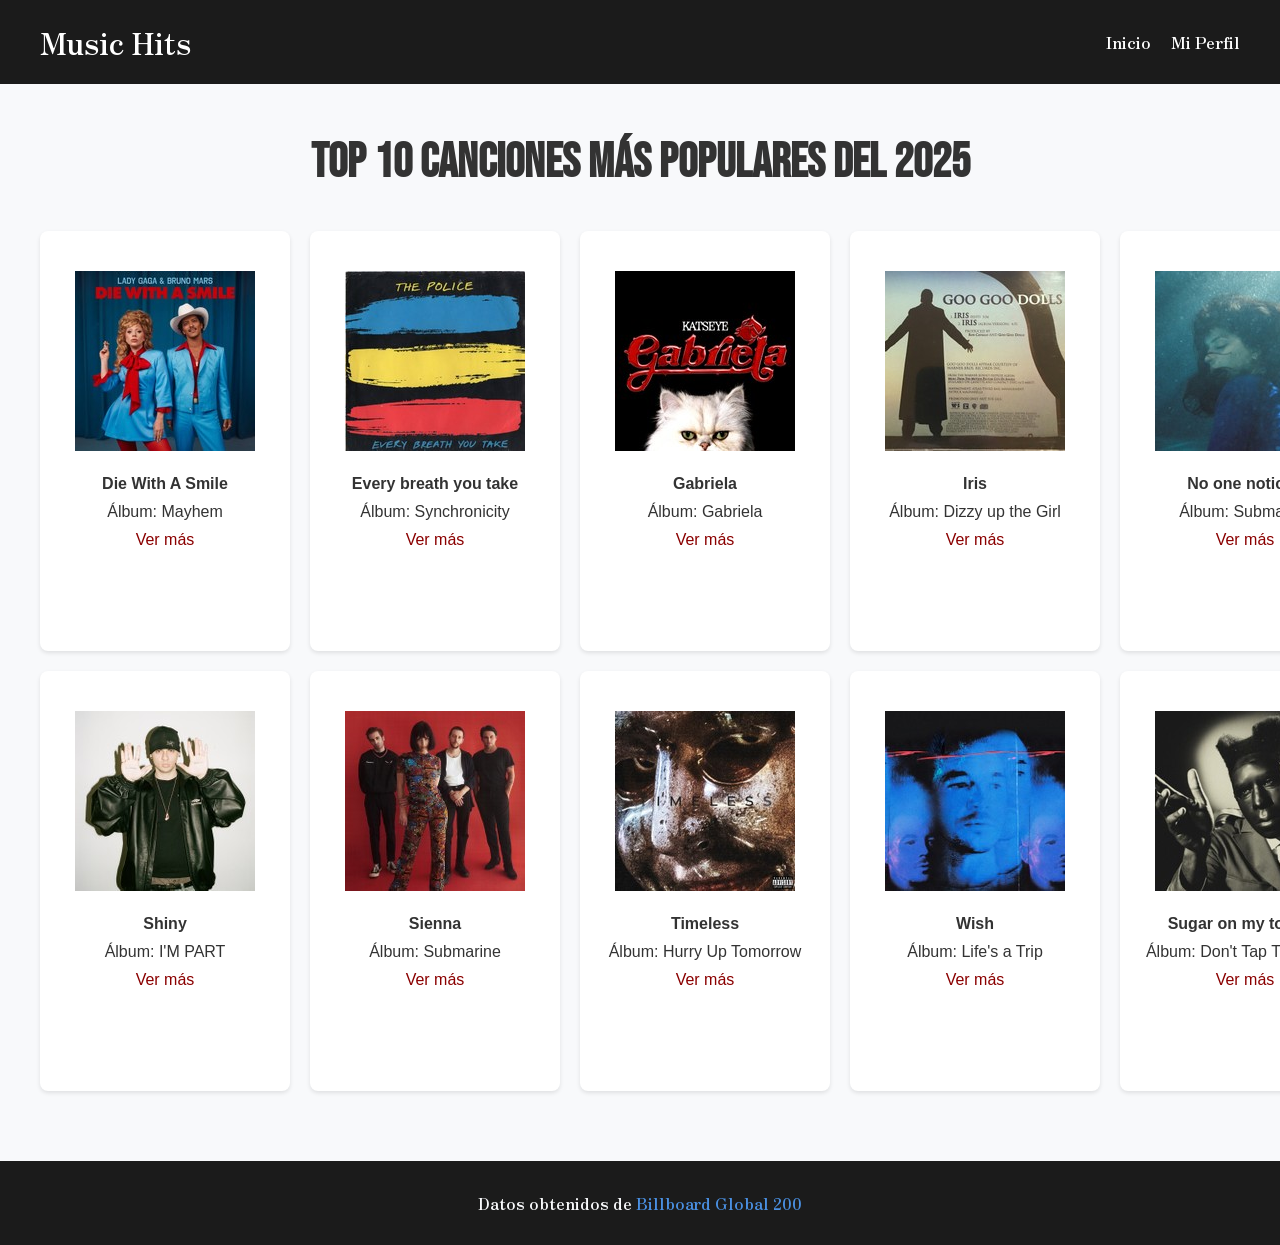
<file: index.html>
<!DOCTYPE html>
<html lang="en">
<head>
  <meta charset="UTF-8">
  <meta name="viewport" content="width=device-width, initial-scale=1.0">
  <title>Dashboard</title>
  <link rel="stylesheet" href="./styles.css">
  <link rel="preconnect" href="https://fonts.googleapis.com">
<link rel="preconnect" href="https://fonts.gstatic.com" crossorigin>
<link href="https://fonts.googleapis.com/css2?family=Bebas+Neue&family=Zen+Antique+Soft&display=swap" rel="stylesheet">
<body>
<nav class="navbar-container">
  <h3 class="logo">
    Music Hits
  </h3>
  <ul class="links">
    <li><a href="#" class="link">Inicio</a></li>
    <li><a href="#" class="link">Mi Perfil</a></li>
  </ul>
</nav>

<main>
  <!--HEADER-->
  <header>
    <h1>
      Top 10 canciones más populares del 2025
    </h1>
    </header>
    <!--CARDS-->
  <div class="cards-container">
    <div class="card">
      <!--1-->
      <img src="./assets/diewithasmile-brunomarsladygaga.jpg" alt="Imagen 1">
      <h4>Die With A Smile</h4>
      <p>Álbum: Mayhem</p>
      <a href="https://youtu.be/kPa7bsKwL-c?si=oQ0jdjCrC574oxJp" target="_blank">Ver más</a>
    </div>
    <!--2-->
    <div class="card">
      <img src="./assets/everybreathyoutake-thepolice.jpg" alt="Imagen 2">
      <h4>Every breath you take</h4>
      <p>Álbum: Synchronicity</p>
      <a href="https://youtu.be/OMOGaugKpzs?si=q8m62joYxNFJguB0" target="_blank">Ver más</a>
    </div>
    <!--3-->
    <div class="card">
      <img src="./assets/gabriela-katseye.jpg" alt="Imagen 3">
      <h4>Gabriela</h4>
      <p>Álbum: Gabriela</p>
      <a href="https://youtu.be/CjnB56tSCQI?si=3O09JlA4DvUVXkx9" target="_blank">Ver más</a>
    </div>
    <!--4-->
    <div class="card">
      <img src="./assets/iris-gogodoolls.jpg" alt="Imagen 4">
      <h4>Iris</h4>
      <p>Álbum: Dizzy up the Girl</p>
      <a href="https://youtu.be/NdYWuo9OFAw?si=XuMgybwPm_wpDyv8" target="_blank">Ver más</a>
    </div>
    <!--5-->
    <div class="card">
      <img src="./assets/noonenoticed-themarias.jpg" alt="Imagen 5">
      <h4>No one noticed</h4>
      <p>Álbum: Submarine</p>
      <a href="https://youtu.be/Qn8F_u0vBNI?si=JwEPVVf0LNQqJYd3" target="_blank">Ver más</a>
    </div>
    <!--6-->
    <div class="card">
      <img src="./assets/shiny-easykid.jpg" alt="Imagen 6">
      <h4>Shiny</h4>
      <p>Álbum: I'M PART</p>
      <a href="https://youtu.be/SmFsXCEiGQA?si=ZogjlAYtFvJkaZJR" target="_blank">Ver más</a>
    </div>
    <!--7-->
    <div class="card">
      <img src="./assets/sienna-themarias.jpg" alt="Imagen 7">
      <h4>Sienna</h4>
      <p>Álbum: Submarine</p>
      <a href="https://youtu.be/EiS7cKfuf6w?si=a7b_mkOGE4bUs52t" target="_blank">Ver más</a>
      </div>
      <!--8-->
      <div class="card">
      <img src="./assets/timeless-theweekndplayboycarti.jpg" alt="Imagen 8">
      <h4>Timeless</h4>
      <p>Álbum: Hurry Up Tomorrow</p>
      <a href="https://youtu.be/5EpyN_6dqyk?si=Wekx3oFjYjwcI71s" target="_blank">Ver más</a>
    </div>
    <!--9-->
    <div class="card">
      <img src="./assets/wish-diplotrippieredd.jpg" alt="Imagen 9">
      <h4>Wish</h4>
      <p>Álbum: Life's a Trip</p>
      <a href="https://youtu.be/efxiDBygvdg?si=NFHm5afsEl8JlY81"target="_blank">Ver más</a>
    </div>
    <!--10-->
    <div class="card">
      <img src="./assets/sugaronmytongue-tylerthecreator.jpg" alt="Imagen 10">
      <h4>Sugar on my tongue</h4>
      <p>Álbum: Don't Tap The Glass</p>
      <a href="https://youtu.be/ljHdccyQbT4?si=9tVsRyjxIMj5MjFA" target="_blank">Ver más</a>
    </div>
  </div>
</main>
<!--FOOTER-->
<footer>
  <p>Datos obtenidos de <a href="https://www.billboard.com/charts/billboard-global-200" target="_blank" rel="noopener">Billboard Global 200</a></p>
</footer>
</body>
</html>
</file>
<file: styles.css>
*{
  padding: 0;
  margin: 0;
  box-sizing: border-box;
}

body{
  font-family: Arial, Verdana, sans-serif;
  background-color: #f8f9fb;
  color: #333;
  font-weight: 300;
}

.logo {
  font-size: 30px;
  font-weight: 300;
  color: #ffffff;
  cursor: pointer;
}

h1 {
  font-family: 'Bebas Neue', sans-serif;
  font-size: 3rem;
  margin-bottom: 20px;
  text-align: center;
  padding-top: 50px;
}

p {
  padding: 10px 0;
}

.navbar-container{
  font-family: 'Zen Antique Soft';
  background-color: #1b1b1b;
  color: white;
  padding: 20px 40px;
  display: flex;
  justify-content: space-between;
  align-items: center;
}

.links{
  list-style: none;
  display: flex;
  gap: 20px;
}

.link{
  text-decoration: none;
  color: white;
  font-weight: 500;
}

.cards-container{
  height: 100vh;
  display: grid;
  grid-template-columns: repeat(5,minmax(250px,1fr));
  grid-gap: 20px;
  padding: 20px 40px;
}

.card{
  background-color: white;
  border-radius: 8px;
  box-shadow: 0 2px 4px rgba(0,0,0,0.1);
  padding: 20px;
  text-align: center;
}

.card img{
  border-radius: 10px;
  padding: 20px 0;
}

.cards-container a {
  text-decoration: none;
  color: darkred;
  font-style: bold;
}


footer{
  text-align: center;
  color: #f8f9fb;
  background-color: #1b1b1b;
  padding: 20px 0;
  font-family: 'Zen Antique Soft', sans-serif;
  margin-top: 50px;
}

footer a {
  text-decoration: none;
  font-style: bold;
  color: #4A90E2;
}

/* 1024 */
@media  (max-width: 1024px) {

 .logo {
  font-size: 30px;
}

.navbar-container{
  padding: 20px 20px;
}

.links{
  font-size: 15px;
}

h1 {
  font-size: 3rem;
  padding-right: 30px;
  padding-left: 30px;
}

  .cards-container{
  grid-template-columns: repeat(3,minmax(200px,1fr));
  grid-gap: 20px;
  overflow-x: scroll;
  align-items: center;
 }

.cards-container a {
  text-decoration: none;
  color: darkred;
  font-style: bold;
}

.card{
  background-color: white;
  border-radius: 8px;
  box-shadow: 0 2px 4px rgba(0,0,0,0.1);
  padding: 20px;
  text-align: center;
}

footer{
  text-align: center;
  color: #f8f9fb;
  background-color: #1b1b1b;
  padding: 20px 0;
  font-family: 'Zen Antique Soft', sans-serif;
  margin-top: 50px;
}

footer a {
  text-decoration: none;
  font-style: bold;
  color: #4A90E2;
}
}

/* 768 */
@media (max-width: 768px) {

 .logo {
  font-size: 30px;
}

.navbar-container{
  padding: 20px 20px;
}

.links{
  font-size: 15px;
}

h1 {
  font-size: 3rem;
  padding-right: 30px;
  padding-left: 30px;
}

  .cards-container{
  grid-template-columns: repeat(2,minmax(250px,1fr));
  grid-gap: 20px;
  overflow-x: scroll;
 }

.cards-container a {
  text-decoration: none;
  color: darkred;
  font-style: bold;
}


footer{
  text-align: center;
  color: #f8f9fb;
  background-color: #1b1b1b;
  padding: 20px 0;
  font-family: 'Zen Antique Soft', sans-serif;
  margin-top: 50px;
}

footer a {
  text-decoration: none;
  font-style: bold;
  color: #4A90E2;
}
}

/* 600 */
@media (max-width: 600px) {

 .logo {
  font-size: 30px;
}

.navbar-container{
  padding: 20px 20px;
}

.links{
  font-size: 15px;
}

h1 {
  font-size: 3rem;
  padding-right: 30px;
  padding-left: 30px;
}

  .cards-container{
  grid-template-columns: repeat(1,minmax(200px,1fr));
  grid-gap: 20px;
  overflow-x: scroll;
  align-items: center;
 }

.cards-container a {
  text-decoration: none;
  color: darkred;
  font-style: bold;
}

.card{
  background-color: white;
  border-radius: 8px;
  box-shadow: 0 2px 4px rgba(0,0,0,0.1);
  padding: 20px;
  text-align: center;
}

.card img{
  border-radius: 10px;
  padding: 20px 0px;
}

footer{
  text-align: center;
  color: #f8f9fb;
  background-color: #1b1b1b;
  padding: 20px 0;
  font-family: 'Zen Antique Soft', sans-serif;
  margin-top: 50px;
}

footer a {
  text-decoration: none;
  font-style: bold;
  color: #4A90E2;
}
}

/* 320 */
@media (min-width: 320px) and (max-width: 480px){

 .logo {
  font-size: 20px;
}

.navbar-container{
  padding: 10px 10px;
}

.links{
  font-size: 12px;
}

h1 {
  font-size: 2rem;
  padding-right: 30px;
  padding-left: 30px;
}

  .cards-container{
  grid-template-columns: repeat(1,minmax(200px,1fr));
  grid-gap: 10px;
  overflow-x: scroll;
 }

.cards-container a {
  text-decoration: none;
  color: darkred;
  font-style: bold;
}


footer{
  text-align: center;
  color: #f8f9fb;
  background-color: #1b1b1b;
  padding: 20px 0;
  font-family: 'Zen Antique Soft', sans-serif;
  margin-top: 50px;
}

footer a {
  text-decoration: none;
  font-style: bold;
  color: #4A90E2;
}
}
</file>
<file: Tarea01/styles.css>
*{
  padding: 0;
  margin: 0;
  box-sizing: border-box;
}

body{
  font-family: Arial, Verdana, sans-serif;
  background-color: #f8f9fb;
  color: #333;
  font-weight: 300;
}

.logo {
  font-size: 30px;
  font-weight: 300;
  color: #ffffff;
  cursor: pointer;
}

h1 {
  font-family: 'Bebas Neue', sans-serif;
  font-size: 3rem;
  margin-bottom: 20px;
  text-align: center;
  padding-top: 50px;
}

p {
  padding: 10px 0;
}

.navbar-container{
  font-family: 'Zen Antique Soft';
  background-color: #1b1b1b;
  color: white;
  padding: 20px 40px;
  display: flex;
  justify-content: space-between;
  align-items: center;
}

.links{
  list-style: none;
  display: flex;
  gap: 20px;
}

.link{
  text-decoration: none;
  color: white;
  font-weight: 500;
}

.cards-container{
  height: 100vh;
  display: grid;
  grid-template-columns: repeat(5,minmax(250px,1fr));
  grid-gap: 20px;
  padding: 20px 40px;
}

.card{
  background-color: white;
  border-radius: 8px;
  box-shadow: 0 2px 4px rgba(0,0,0,0.1);
  padding: 20px;
  text-align: center;
}

.card img{
  border-radius: 10px;
  padding: 20px 0;
}

.cards-container a {
  text-decoration: none;
  color: darkred;
  font-style: bold;
}


footer{
  text-align: center;
  color: #f8f9fb;
  background-color: #1b1b1b;
  padding: 20px 0;
  font-family: 'Zen Antique Soft', sans-serif;
  margin-top: 50px;
}

footer a {
  text-decoration: none;
  font-style: bold;
  color: #4A90E2;
}

/* 1024 */
@media  (max-width: 1024px) {

 .logo {
  font-size: 30px;
}

.navbar-container{
  padding: 20px 20px;
}

.links{
  font-size: 15px;
}

h1 {
  font-size: 3rem;
  padding-right: 30px;
  padding-left: 30px;
}

  .cards-container{
  grid-template-columns: repeat(3,minmax(200px,1fr));
  grid-gap: 20px;
  overflow-x: scroll;
  align-items: center;
 }

.cards-container a {
  text-decoration: none;
  color: darkred;
  font-style: bold;
}

.card{
  background-color: white;
  border-radius: 8px;
  box-shadow: 0 2px 4px rgba(0,0,0,0.1);
  padding: 20px;
  text-align: center;
}

footer{
  text-align: center;
  color: #f8f9fb;
  background-color: #1b1b1b;
  padding: 20px 0;
  font-family: 'Zen Antique Soft', sans-serif;
  margin-top: 50px;
}

footer a {
  text-decoration: none;
  font-style: bold;
  color: #4A90E2;
}
}

/* 768 */
@media (max-width: 768px) {

 .logo {
  font-size: 30px;
}

.navbar-container{
  padding: 20px 20px;
}

.links{
  font-size: 15px;
}

h1 {
  font-size: 3rem;
  padding-right: 30px;
  padding-left: 30px;
}

  .cards-container{
  grid-template-columns: repeat(2,minmax(250px,1fr));
  grid-gap: 20px;
  overflow-x: scroll;
 }

.cards-container a {
  text-decoration: none;
  color: darkred;
  font-style: bold;
}


footer{
  text-align: center;
  color: #f8f9fb;
  background-color: #1b1b1b;
  padding: 20px 0;
  font-family: 'Zen Antique Soft', sans-serif;
  margin-top: 50px;
}

footer a {
  text-decoration: none;
  font-style: bold;
  color: #4A90E2;
}
}

/* 600 */
@media (max-width: 600px) {

 .logo {
  font-size: 30px;
}

.navbar-container{
  padding: 20px 20px;
}

.links{
  font-size: 15px;
}

h1 {
  font-size: 3rem;
  padding-right: 30px;
  padding-left: 30px;
}

  .cards-container{
  grid-template-columns: repeat(1,minmax(200px,1fr));
  grid-gap: 20px;
  overflow-x: scroll;
  align-items: center;
 }

.cards-container a {
  text-decoration: none;
  color: darkred;
  font-style: bold;
}

.card{
  background-color: white;
  border-radius: 8px;
  box-shadow: 0 2px 4px rgba(0,0,0,0.1);
  padding: 20px;
  text-align: center;
}

.card img{
  border-radius: 10px;
  padding: 20px 0px;
}

footer{
  text-align: center;
  color: #f8f9fb;
  background-color: #1b1b1b;
  padding: 20px 0;
  font-family: 'Zen Antique Soft', sans-serif;
  margin-top: 50px;
}

footer a {
  text-decoration: none;
  font-style: bold;
  color: #4A90E2;
}
}

/* 320 */
@media (min-width: 320px) and (max-width: 480px){

 .logo {
  font-size: 20px;
}

.navbar-container{
  padding: 10px 10px;
}

.links{
  font-size: 12px;
}

h1 {
  font-size: 2rem;
  padding-right: 30px;
  padding-left: 30px;
}

  .cards-container{
  grid-template-columns: repeat(1,minmax(200px,1fr));
  grid-gap: 10px;
  overflow-x: scroll;
 }

.cards-container a {
  text-decoration: none;
  color: darkred;
  font-style: bold;
}


footer{
  text-align: center;
  color: #f8f9fb;
  background-color: #1b1b1b;
  padding: 20px 0;
  font-family: 'Zen Antique Soft', sans-serif;
  margin-top: 50px;
}

footer a {
  text-decoration: none;
  font-style: bold;
  color: #4A90E2;
}
}
</file>
